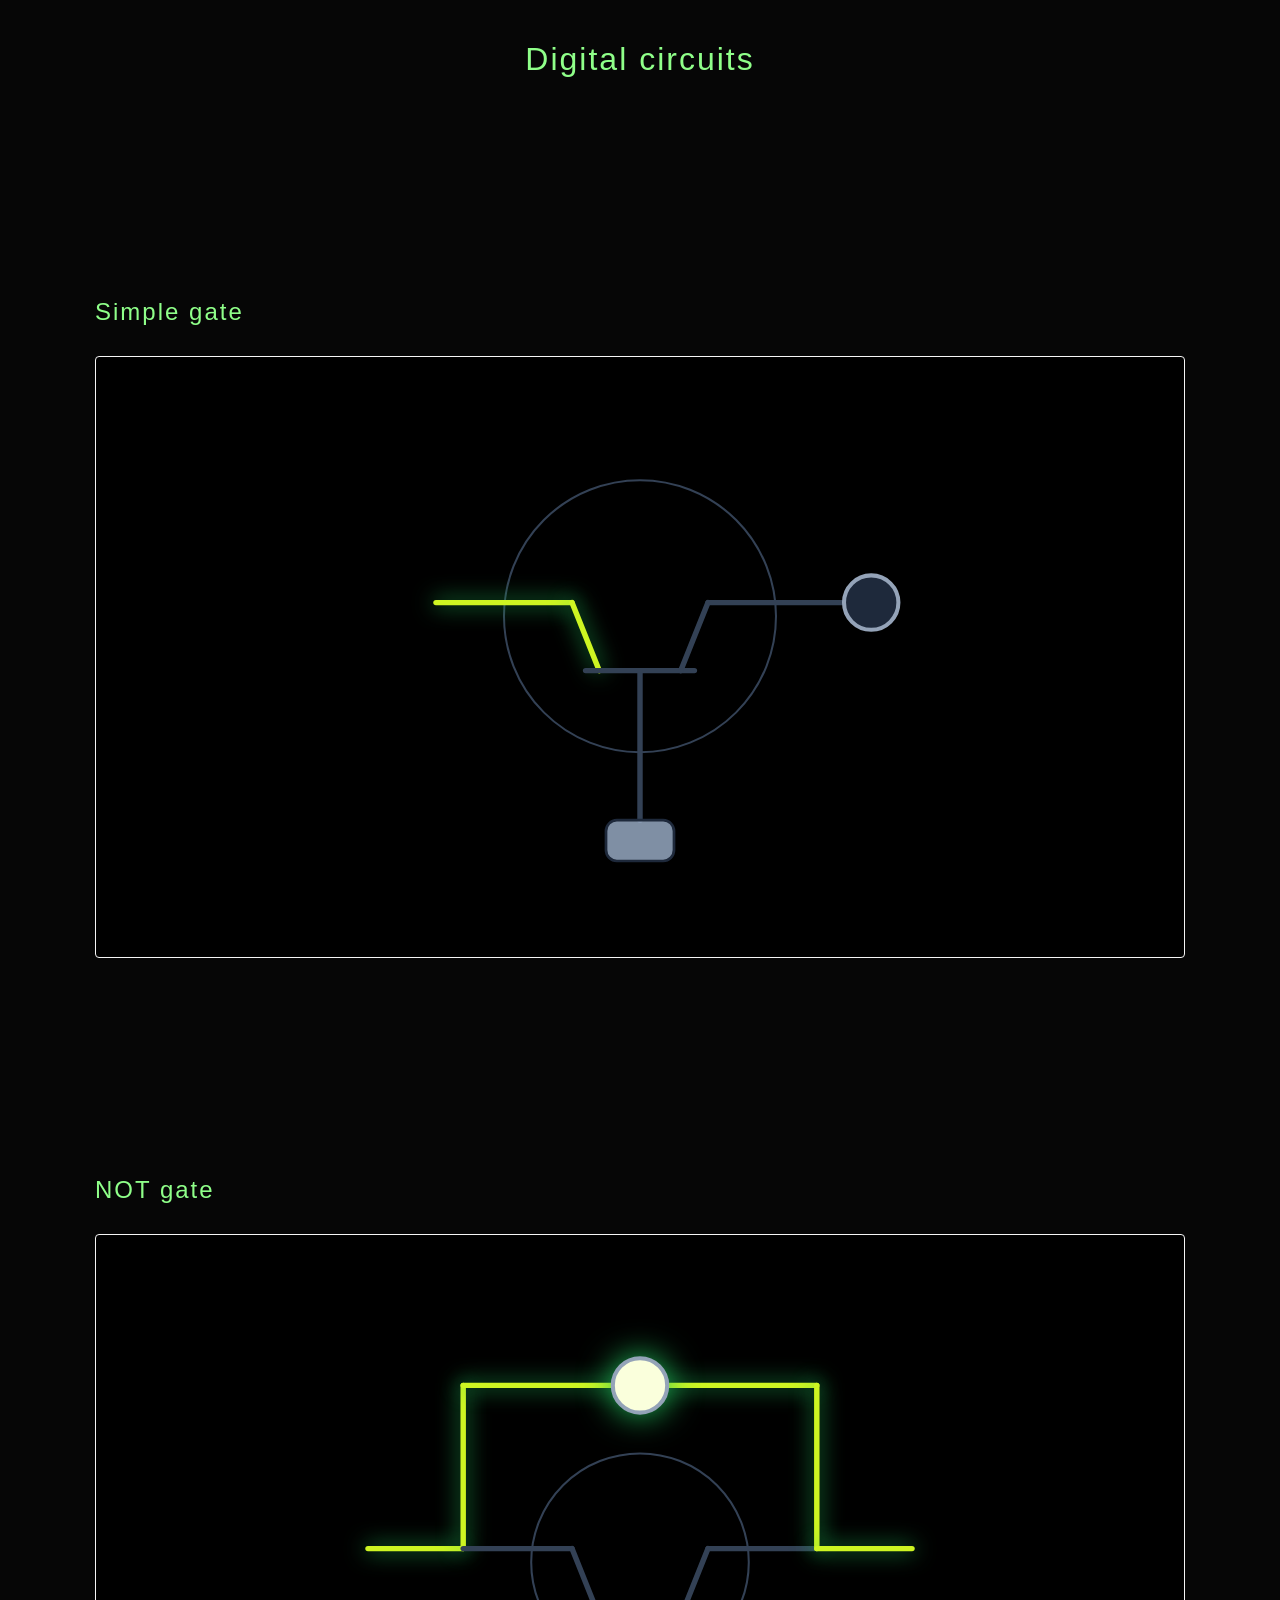
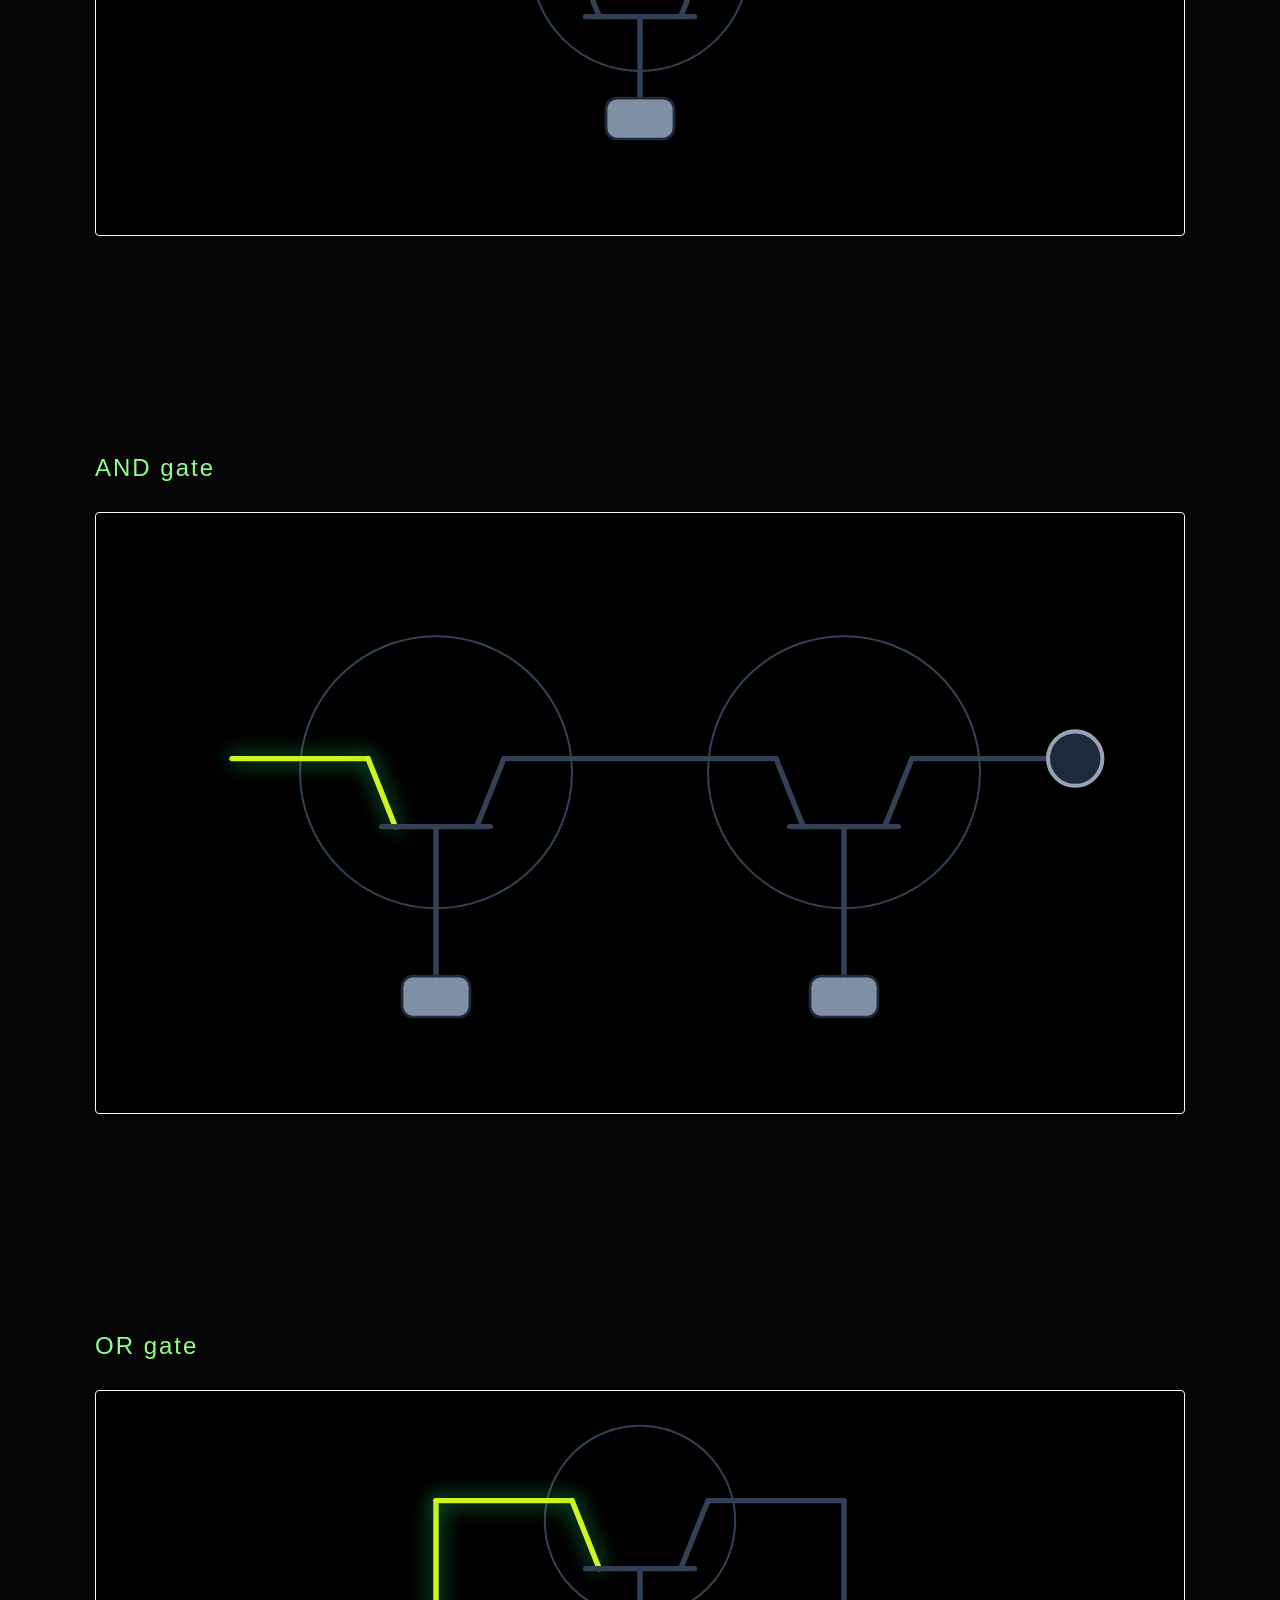
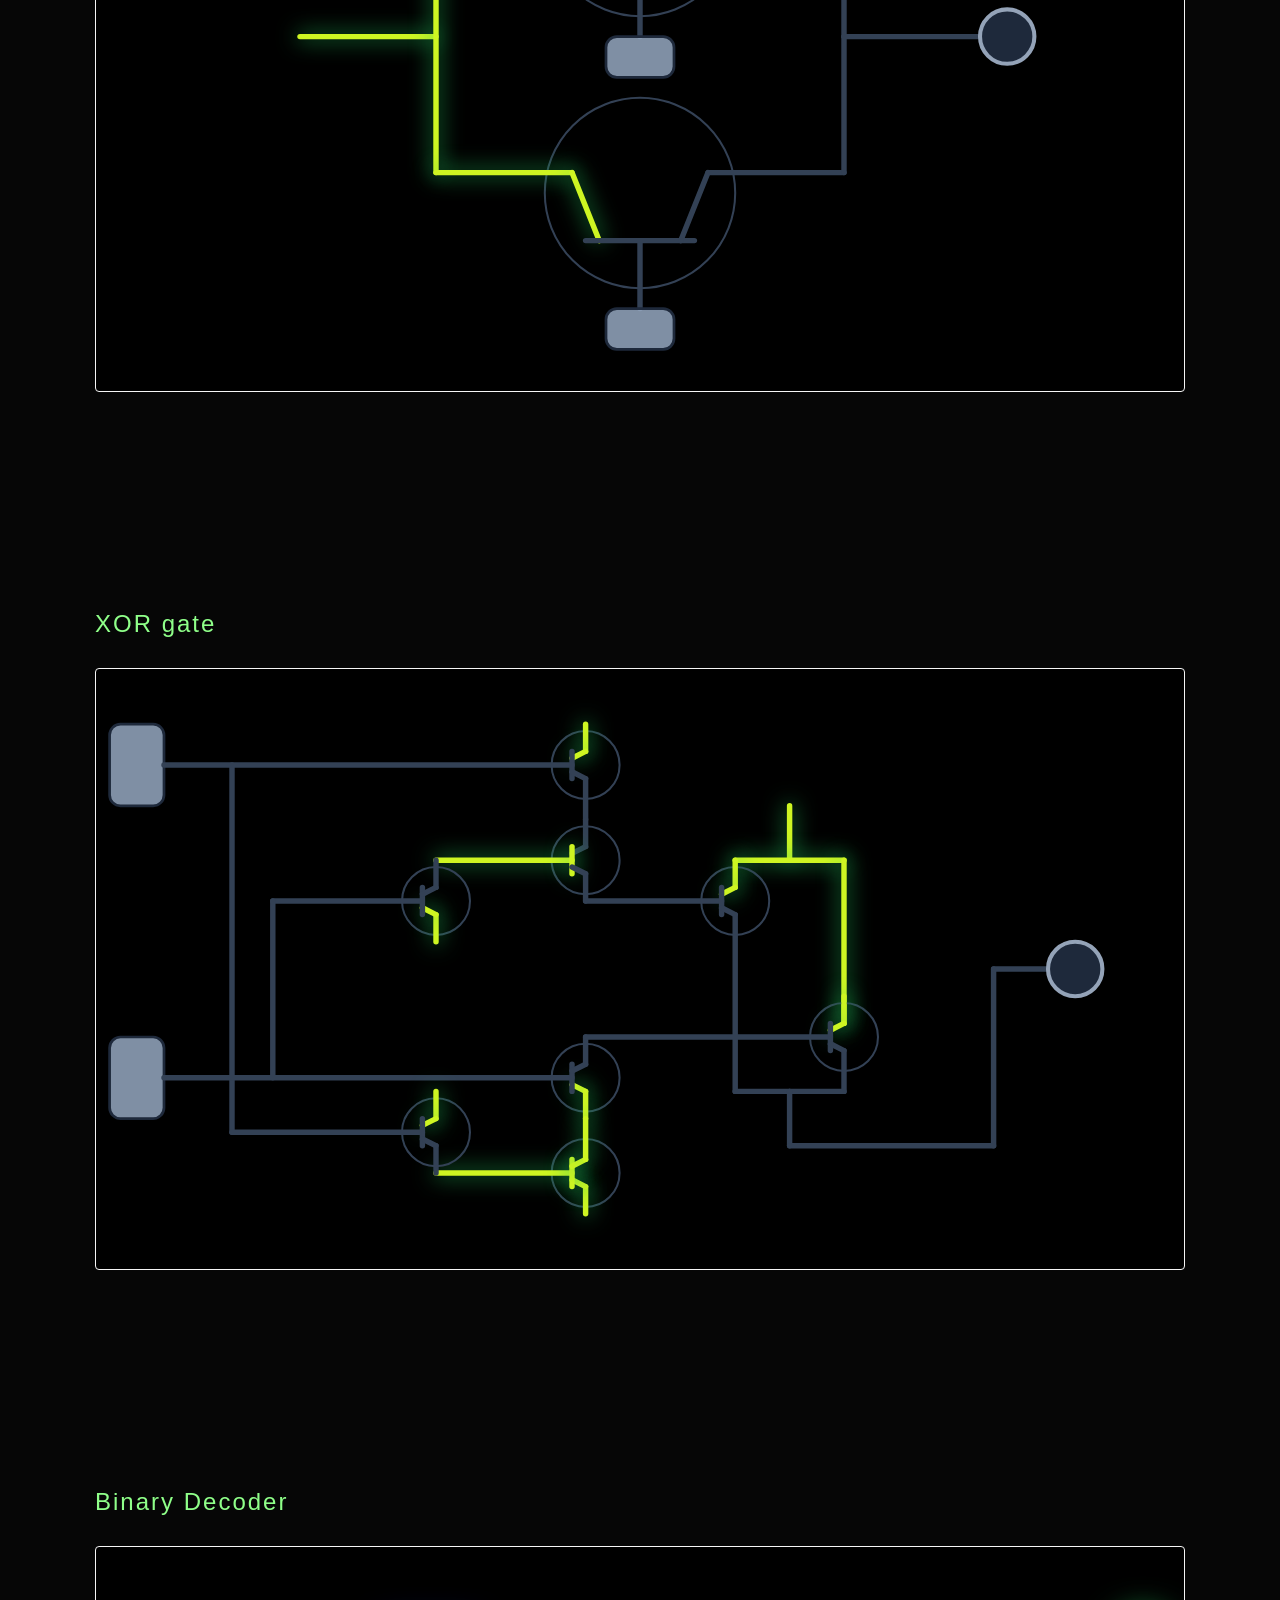
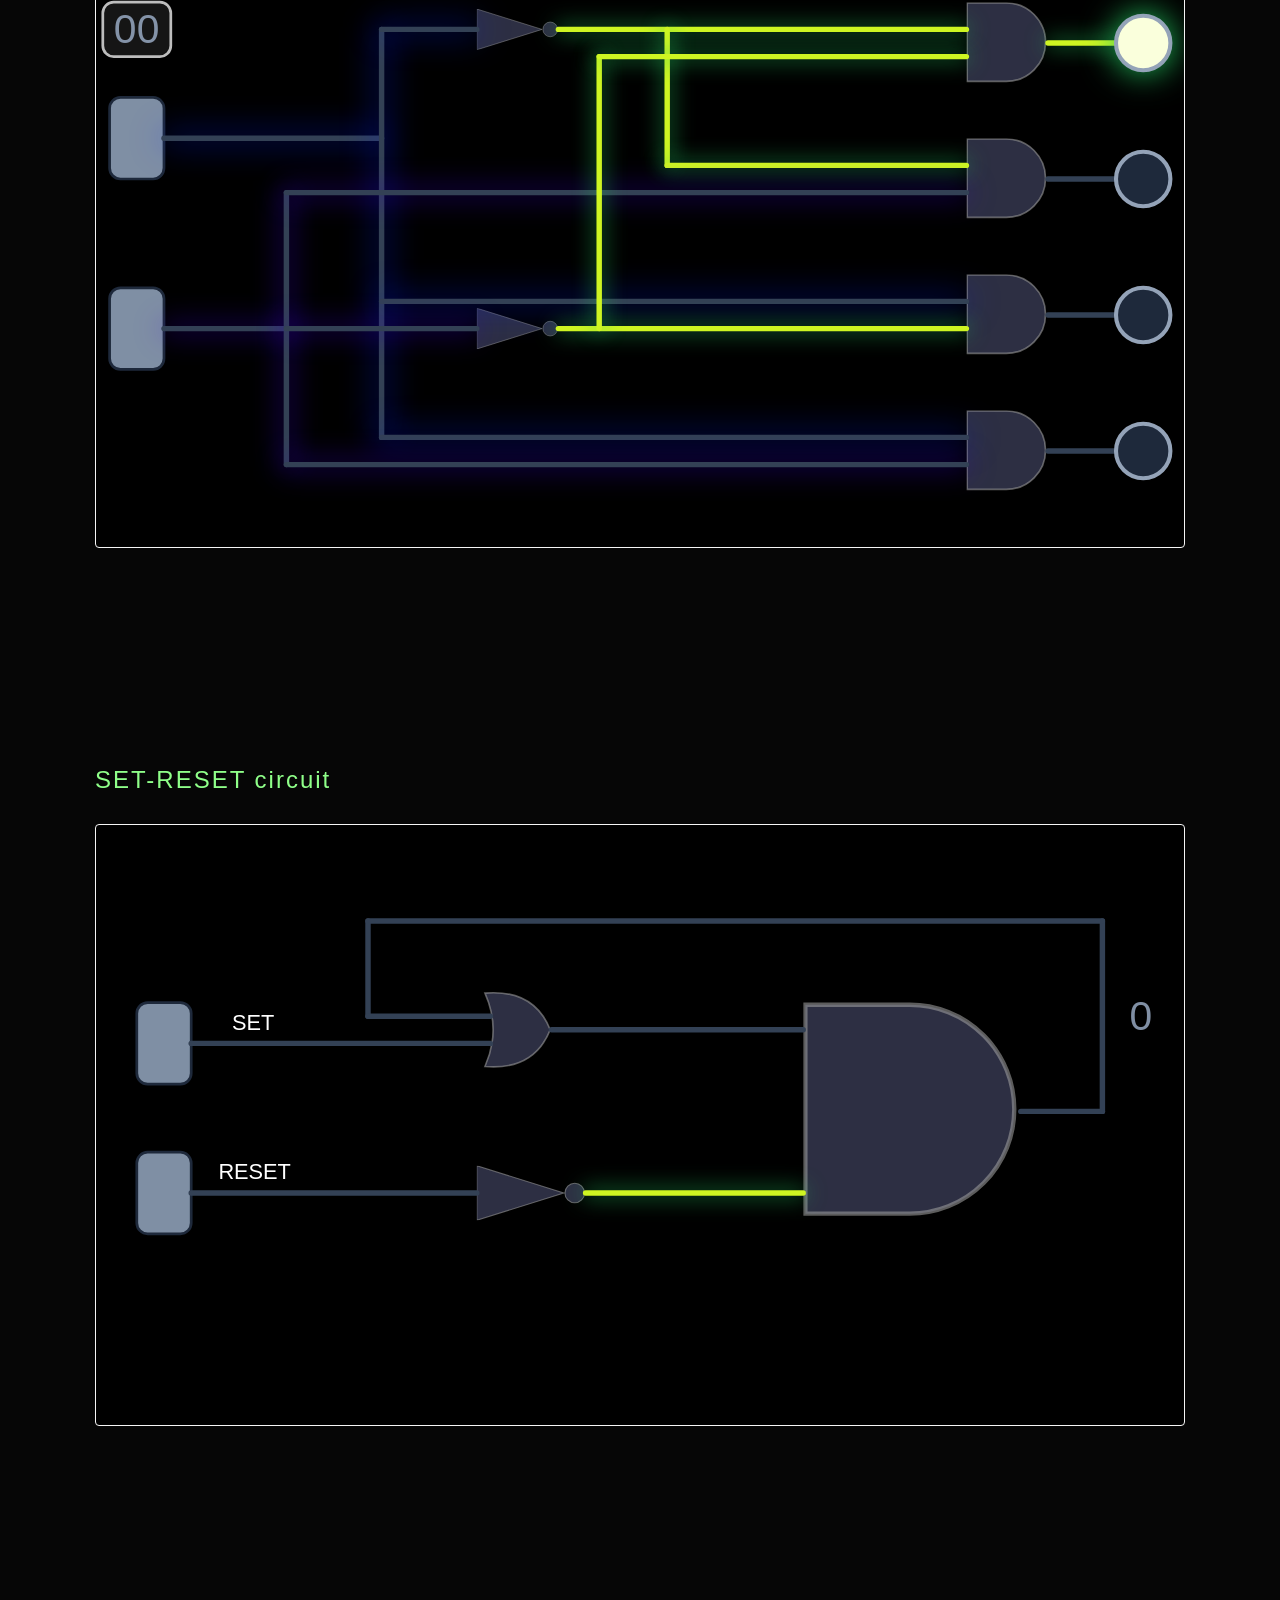
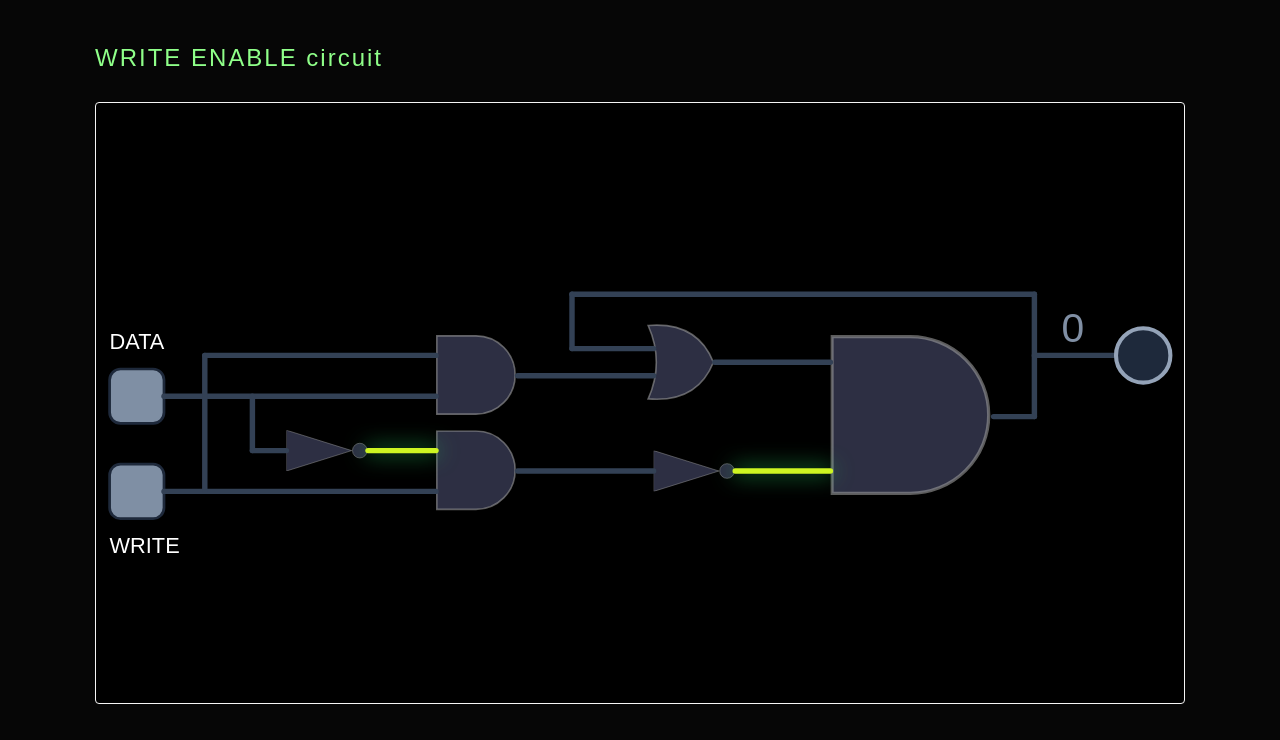
<file: index.html>
<!DOCTYPE html>
<html lang="en">

<head>
    <meta charset="UTF-8">
    <link rel="stylesheet" href="circuit.css" />
    <title>Circuits</title>
</head>

<body>
    <h1>Digital circuits</h1>
    
    <div id="content">

        <h2>Simple gate</h2>

        <svg viewBox="0 0 800 400">

            <circle class="tcircle" cx="400" cy="170" r="100"/>

            <line id="wireA0" class="wire active" x1="250" y1="160" x2="350" y2="160"/>
            <line id="wireA0_2" class="wire active" x1="350" y1="160" x2="370" y2="210"/>

            <line id="wireB0" class="wire" x1="400" y1="210" x2="400" y2="320"/>
            <line id="wireB0_2" class="wire" x1="360" y1="210" x2="440" y2="210"/>

            <line id="wireOutA0" class="wire" x1="450" y1="160" x2="430" y2="210"/>
            <line id="wireOutA0_2" class="wire" x1="450" y1="160" x2="550" y2="160"/>

            <rect id="switchA0" class="switch" x="375" y="320" width="50" height="30" rx="8"/>
            
            <circle id="lamp0" class="lamp" cx="570" cy="160" r="20"/>

        </svg>

        <h2>NOT gate</h2>

        <svg viewBox="0 0 800 400">

            <line id="wireSourceA1" class="wire active" x1="200" y1="210" x2="270" y2="210"/>

            <line id="wireSourceB1" class="wire active" x1="270" y1="210" x2="270" y2="90"/>
            <line id="wireSourceB1_2" class="wire active" x1="270" y1="90" x2="400" y2="90"/>


            <circle class="tcircle" cx="400" cy="220" r="80"/>

            <line id="wireA1" class="wire" x1="270" y1="210" x2="350" y2="210"/>
            <line id="wireA1_2" class="wire" x1="350" y1="210" x2="370" y2="260"/>

            <line id="wireB1" class="wire" x1="400" y1="260" x2="400" y2="320"/>
            <line id="wireB1_2" class="wire" x1="360" y1="260" x2="440" y2="260"/>

            <line id="wireOutA1" class="wire" x1="450" y1="210" x2="430" y2="260"/>
            <line id="wireOutA1_2" class="wire" x1="450" y1="210" x2="530" y2="210"/>

            <rect id="switchA1" class="switch" x="375" y="320" width="50" height="30" rx="8"/>


            <line id="wireOutB1" class="wire active" x1="400" y1="90" x2="530" y2="90"/>
            <line id="wireOutB1_2" class="wire active" x1="530" y1="90" x2="530" y2="210"/>

            <line id="wireOutC1" class="wire active" x1="530" y1="210" x2="600" y2="210"/>

            <circle id="lamp1" class="lamp on" cx="400" cy="90" r="20"/>

        </svg>

        <h2>AND gate</h2>

        <svg viewBox="0 0 800 400">

            <circle class="tcircle" cx="250" cy="170" r="100"/>

            <line id="wireA2" class="wire active" x1="100" y1="160" x2="200" y2="160"/>
            <line id="wireA2_2" class="wire active" x1="200" y1="160" x2="220" y2="210"/>

            <line id="wireB2" class="wire" x1="250" y1="210" x2="250" y2="320"/>
            <line id="wireB2_2" class="wire" x1="210" y1="210" x2="290" y2="210"/>

            <line id="wireOutA2" class="wire" x1="300" y1="160" x2="280" y2="210"/>
            <line id="wireOutA2_2" class="wire" x1="300" y1="160" x2="400" y2="160"/>

            <rect id="switchA2" class="switch" x="225" y="320" width="50" height="30" rx="8"/>

            
            <circle class="tcircle" cx="550" cy="170" r="100"/>

            <line id="wireC2" class="wire" x1="400" y1="160" x2="500" y2="160"/>
            <line id="wireC2_2" class="wire" x1="500" y1="160" x2="520" y2="210"/>

            <line id="wireD2" class="wire" x1="550" y1="210" x2="550" y2="320"/>
            <line id="wireD2_2" class="wire" x1="510" y1="210" x2="590" y2="210"/>

            <line id="wireOutB2" class="wire" x1="600" y1="160" x2="580" y2="210"/>
            <line id="wireOutB2_2" class="wire" x1="600" y1="160" x2="700" y2="160"/>

            <rect id="switchB2" class="switch" x="525" y="320" width="50" height="30" rx="8"/>
            
            <circle id="lamp2" class="lamp" cx="720" cy="160" r="20"/>

        </svg>

        <h2>OR gate</h2>

        <svg viewBox="0 0 800 400">

            <line id="wireSourceA3" class="wire active" x1="150" y1="160" x2="250" y2="160"/>
            <line id="wireSourceA3_2" class="wire active" x1="250" y1="60" x2="250" y2="260"/>


            <circle class="tcircle" cx="400" cy="75" r="70"/>

            <line id="wireA3" class="wire active" x1="250" y1="60" x2="350" y2="60"/>
            <line id="wireA3_2" class="wire active" x1="350" y1="60" x2="370" y2="110"/>

            <line id="wireB3" class="wire" x1="400" y1="110" x2="400" y2="160"/>
            <line id="wireB3_2" class="wire" x1="360" y1="110" x2="440" y2="110"/>

            <line id="wireOutA3" class="wire" x1="450" y1="60" x2="430" y2="110"/>
            <line id="wireOutA3_2" class="wire" x1="450" y1="60" x2="550" y2="60"/>

            <rect id="switchA3" class="switch" x="375" y="160" width="50" height="30" rx="8"/>


            <circle class="tcircle" cx="400" cy="275" r="70"/>

            <line id="wireC3" class="wire active" x1="250" y1="260" x2="350" y2="260"/>
            <line id="wireC3_2" class="wire active" x1="350" y1="260" x2="370" y2="310"/>

            <line id="wireD3" class="wire" x1="400" y1="310" x2="400" y2="360"/>
            <line id="wireD3_2" class="wire" x1="360" y1="310" x2="440" y2="310"/>

            <line id="wireOutB3" class="wire" x1="450" y1="260" x2="430" y2="310"/>
            <line id="wireOutB3_2" class="wire" x1="450" y1="260" x2="550" y2="260"/>

            <rect id="switchB3" class="switch" x="375" y="360" width="50" height="30" rx="8"/>


            <line id="wireOutC3_top" class="wire" x1="550" y1="60"  x2="550" y2="160"/>
            <line id="wireOutC3_bot" class="wire" x1="550" y1="160" x2="550" y2="260"/> 

            <line id="wireOutC3_2" class="wire" x1="550" y1="160" x2="650" y2="160"/>
            
            <circle id="lamp3" class="lamp" cx="670" cy="160" r="20"/>

        </svg>

        <h2>XOR gate</h2>

        <svg viewBox="0 0 800 400">

            <line id="wireSourceA4" class="wire active" x1="510" y1="80" x2="510" y2="120"/>

            <line id="wireSourceB4" class="wire active" x1="470" y1="120" x2="550" y2="120"/>
            <line id="wireSourceB4_2" class="wire active" x1="550" y1="120" x2="550" y2="240"/>


            <rect id="switchA4" class="switch" x="10" y="20" width="40" height="60" rx="8"/>

            <line id="wireConnectorA4" class="wire" x1="100" y1="50" x2="100" y2="320"/>

            <circle class="tcircle" cx="360" cy="50" r="25"/>

            <line id="wireA4" class="wire active" x1="360" y1="20" x2="360" y2="40"/>
            <line id="wireA4_2" class="wire active" x1="360" y1="40" x2="350" y2="45"/>

            <line id="wireB4" class="wire" x1="50" y1="50" x2="350" y2="50"/>
            <line id="wireB4_2" class="wire" x1="350" y1="40" x2="350" y2="60"/>

            <line id="wireOutA4" class="wire" x1="360" y1="60" x2="350" y2="55"/>
            <line id="wireOutA4_2" class="wire" x1="360" y1="60" x2="360" y2="90"/>


            <circle class="tcircle" cx="360" cy="120" r="25"/>

            <line id="wireC4" class="wire" x1="360" y1="90" x2="360" y2="110"/>
            <line id="wireC4_2" class="wire" x1="360" y1="110" x2="350" y2="115"/>

            <line id="wireD4" class="wire active" x1="250" y1="120" x2="350" y2="120"/>
            <line id="wireD4_2" class="wire active" x1="350" y1="110" x2="350" y2="130"/>

            <line id="wireOutB4" class="wire" x1="360" y1="130" x2="350" y2="125"/>
            <line id="wireOutB4_2" class="wire" x1="360" y1="130" x2="360" y2="150"/> 


            <circle class="tcircle" cx="250" cy="150" r="25"/>

            <line id="wireE4" class="wire active" x1="250" y1="160" x2="250" y2="180"/>
            <line id="wireE4_2" class="wire active" x1="250" y1="160" x2="240" y2="155"/>

            <line id="wireF4" class="wire" x1="130" y1="150" x2="240" y2="150"/>
            <line id="wireF4_2" class="wire" x1="240" y1="140" x2="240" y2="160"/>

            <line id="wireOutC4" class="wire" x1="250" y1="140" x2="240" y2="145"/>
            <line id="wireOutC4_2" class="wire" x1="250" y1="120" x2="250" y2="140"/>


            <circle class="tcircle" cx="470" cy="150" r="25"/>

            <line id="wireG4" class="wire active" x1="470" y1="120" x2="470" y2="140"/>
            <line id="wireG4_2" class="wire active" x1="470" y1="140" x2="460" y2="145"/>

            <line id="wireH4" class="wire" x1="360" y1="150" x2="460" y2="150"/>
            <line id="wireH4_2" class="wire" x1="460" y1="140" x2="460" y2="160"/>

            <line id="wireOutD4" class="wire" x1="470" y1="160" x2="460" y2="155"/>
            <line id="wireOutD4_2" class="wire" x1="470" y1="160" x2="470" y2="290"/>



            <rect id="switchB4" class="switch" x="10" y="250" width="40" height="60" rx="8"/>

            <line id="wireConnectorB4" class="wire" x1="130" y1="280" x2="130" y2="150"/>

            <circle class="tcircle" cx="360" cy="280" r="25"/>

            <line id="wireI4" class="wire active" x1="360" y1="290" x2="350" y2="285"/>
            <line id="wireI4_2" class="wire active" x1="360" y1="290" x2="360" y2="310"/>

            <line id="wireJ4" class="wire" x1="50" y1="280" x2="350" y2="280"/>
            <line id="wireJ4_2" class="wire" x1="350" y1="270" x2="350" y2="290"/>

            <line id="wireOutE4" class="wire" x1="360" y1="270" x2="350" y2="275"/>
            <line id="wireOutE4_2" class="wire" x1="360" y1="250" x2="360" y2="270"/>


            <circle class="tcircle" cx="360" cy="350" r="25"/>

            <line id="wireK4" class="wire active" x1="360" y1="360" x2="360" y2="380"/>
            <line id="wireK4_2" class="wire active" x1="360" y1="360" x2="350" y2="355"/>

            <line id="wireL4" class="wire active" x1="250" y1="350" x2="350" y2="350"/>
            <line id="wireL4_2" class="wire active" x1="350" y1="340" x2="350" y2="360"/>

            <line id="wireOutF4" class="wire active" x1="360" y1="340" x2="350" y2="345"/>
            <line id="wireOutF4_2" class="wire active" x1="360" y1="310" x2="360" y2="340"/>


            <circle class="tcircle" cx="250" cy="320" r="25"/>

            <line id="wireM4" class="wire active" x1="250" y1="290" x2="250" y2="310"/>
            <line id="wireM4_2" class="wire active" x1="250" y1="310" x2="240" y2="315"/>

            <line id="wireN4" class="wire" x1="100" y1="320" x2="240" y2="320"/>
            <line id="wireN4_2" class="wire" x1="240" y1="310" x2="240" y2="330"/>

            <line id="wireOutG4" class="wire" x1="250" y1="330" x2="240" y2="325"/>
            <line id="wireOutG4_2" class="wire" x1="250" y1="330" x2="250" y2="350"/>

           
            <circle class="tcircle" cx="550" cy="250" r="25"/>

            <line id="wireO4" class="wire active" x1="550" y1="220" x2="550" y2="240"/>
            <line id="wireO4_2" class="wire active" x1="550" y1="240" x2="540" y2="245"/>

            <line id="wireP4" class="wire" x1="360" y1="250" x2="540" y2="250"/>
            <line id="wireP4_2" class="wire" x1="540" y1="240" x2="540" y2="260"/>

            <line id="wireOutH4" class="wire" x1="550" y1="260" x2="540" y2="255"/>
            <line id="wireOutH4_2" class="wire" x1="550" y1="260" x2="550" y2="290"/>


            <line id="wireOutI4" class="wire" x1="470" y1="290" x2="510" y2="290"/>
            <line id="wireOutI4_2" class="wire" x1="510" y1="290" x2="550" y2="290"/>
            <line id="wireOutI4_3" class="wire" x1="510" y1="290" x2="510" y2="330"/>

            <line id="wireOutJ4" class="wire" x1="510" y1="330" x2="660" y2="330"/>
            <line id="wireOutJ4_2" class="wire" x1="660" y1="330" x2="660" y2="200"/>
            <line id="wireOutJ4_3" class="wire" x1="660" y1="200" x2="710" y2="200"/>

            <circle id="lamp4" class="lamp" cx="720" cy="200" r="20"/>

        </svg>

        <h2>Binary Decoder</h2>

        <svg viewBox="0 0 800 400">

            <defs>

                <symbol id="not_gate" viewBox="0 0 200 100">
                    <polygon points="0,0 0,100 160,50" class="gate"/>
                    <circle cx="180" cy="50" r="18" class="gate"/>
                </symbol>

                <symbol id="and_gate" viewBox="-1 -1 100 100">
                    <path d="M0 0 L48 0 A48 48 0 0 1 48 96 L0 96 Z" class="gate"/>
                </symbol>

                <symbol id="or_gate" viewBox="0 0 100 100">
                    <path d="M10,5 Q30,50 10,95 Q70,100 90,50 Q70,0 10,5 Z" class="gate"/>
                </symbol>

            </defs>

            <rect id="Textbox5" class="txtbox" x="5" y="20" width="50" height="40" rx="8"/>
            <text id="NumA5" class="res_txt" x="13" y="50">0</text>
            <text id="NumB5" class="res_txt" x="30" y="50">0</text>

            <rect id="switchP5" class="switch" x="10" y="90" width="40" height="60" rx="8"/>
            <rect id="switchQ5" class="switch" x="10" y="230" width="40" height="60" rx="8"/>


            <use href="#and_gate" x="640" y="20" width="60" height="60"/>
            <use href="#and_gate" x="640" y="120" width="60" height="60"/>
            <use href="#and_gate" x="640" y="220" width="60" height="60"/>
            <use href="#and_gate" x="640" y="320" width="60" height="60"/>

            <use href="#not_gate" x="280" y="25" width="60" height="30"/>
            <use href="#not_gate" x="280" y="245" width="60" height="30"/>


            <line id="wireP5" class="wire p" x1="50" y1="120" x2="210" y2="120"/>

            <line id="wireP5_2" class="wire p" x1="210" y1="40" x2="210" y2="340"/>

            <line id="wireInP5" class="wire p" x1="210" y1="40" x2="280" y2="40"/>

            <line id="wireInP5_2" class="wire p" x1="210" y1="240" x2="640" y2="240"/>

            <line id="wireInP5_3" class="wire p" x1="210" y1="340" x2="640" y2="340"/>

            <line id="wireInN1P5" class="wire np active" x1="340" y1="40" x2="640" y2="40"/>

            <line id="wireInN2P5" class="wire np active" x1="420" y1="40" x2="420" y2="140"/>

            <line id="wireInN2P5_2" class="wire np active" x1="420" y1="140" x2="640" y2="140"/>


            <line id="wireQ5" class="wire q" x1="50" y1="260" x2="140" y2="260"/>

            <line id="wireQ5_2" class="wire q" x1="140" y1="160" x2="140" y2="360"/>

            <line id="wireInQ5" class="wire q" x1="140" y1="160" x2="640" y2="160"/>

            <line id="wireInQ5_2" class="wire q" x1="140" y1="260" x2="280" y2="260"/>

            <line id="wireInQ5_3" class="wire q" x1="140" y1="360" x2="640" y2="360"/>

            <line id="wireInN1Q5" class="wire nq active" x1="340" y1="260" x2="640" y2="260"/>

            <line id="wireInN2Q5" class="wire nq active" x1="370" y1="260" x2="370" y2="60"/>

            <line id="wireInN2Q5_2" class="wire nq active" x1="370" y1="60" x2="640" y2="60"/>


            <line id="wireOutA5" class="wire active" x1="700" y1="50" x2="750" y2="50"/>
            <line id="wireOutB5" class="wire" x1="700" y1="150" x2="750" y2="150"/>
            <line id="wireOutC5" class="wire" x1="700" y1="250" x2="750" y2="250"/>
            <line id="wireOutD5" class="wire" x1="700" y1="350" x2="750" y2="350"/>

            <circle id="lampA5" class="lamp on" cx="770" cy="50" r="20"/>
            <circle id="lampB5" class="lamp" cx="770" cy="150" r="20"/>
            <circle id="lampC5" class="lamp" cx="770" cy="250" r="20"/>
            <circle id="lampD5" class="lamp" cx="770" cy="350" r="20"/>
        </svg>

        <h2>SET-RESET circuit</h2>

        <svg viewBox="0 0 800 400">

            <rect id="switchA6" class="switch" x="30" y="110" width="40" height="60" rx="8" />
            <text x="100" y="130">SET</text>

            <rect id="switchB6" class="switch" x="30" y="220" width="40" height="60" rx="8"/>
            <text x="90" y="240">RESET</text>


            <use href="#or_gate" x="280" y="100" width="60" height="60"/>

            <use href="#not_gate" x="280" y="230" width="80" height="40"/>

            <use href="#and_gate" x="520" y="90" width="160" height="200"/>


            <line id="wireA6" class="wire" x1="70" y1="140" x2="290" y2="140"/>
            <line id="wireB6" class="wire" x1="70" y1="250" x2="280" y2="250"/>

            <line id="wireOutA6" class="wire" x1="335" y1="130" x2="520" y2="130"/>
            <line id="wireOutB6" class="wire active" x1="360" y1="250" x2="520" y2="250"/>

            <line id="wireOutX6" class="wire" x1="680" y1="190" x2="740" y2="190"/>

            <text id="Out6" class="res_txt" x="760" y="130">0</text>
            <line id="wireOutX6_2" class="wire" x1="740" y1="190" x2="740" y2="50"/>
            <line id="wireOutX6_3" class="wire" x1="740" y1="50" x2="200" y2="50"/>
            <line id="wireOutX6_4" class="wire" x1="200" y1="50" x2="200" y2="120"/>

            <line id="wireInNOut6" class="wire" x1="200" y1="120" x2="290" y2="120"/>

        </svg>

        <h2>WRITE ENABLE circuit</h2>

        <svg viewBox="0 0 800 400">

            <rect id="switchA7" class="switch" x="10" y="175" width="40" height="40" rx="8" />
            <text x="10" y="160">DATA</text>

            <rect id="switchB7" class="switch" x="10" y="245" width="40" height="40" rx="8"/>
            <text x="10" y="310">WRITE</text>


            <use href="#not_gate" x="140" y="220" width="60" height="30"/>

            <use href="#and_gate" x="250" y="150" width="60" height="60"/>
            <use href="#and_gate" x="250" y="220" width="60" height="60"/>

            <use href="#or_gate" x="400" y="140" width="60" height="60"/>
            <use href="#not_gate" x="410" y="235" width="60" height="30"/>
            <use href="#and_gate" x="540" y="150" width="120" height="120"/>


            <line id="wireA7" class="wire" x1="50" y1="195" x2="250" y2="195"/>
            <line id="wireB7" class="wire" x1="50" y1="265" x2="250" y2="265"/>

            <line id="wireConnA7" class="wire" x1="115" y1="195" x2="115" y2="235"/>
            <line id="wireConnA7_2" class="wire" x1="115" y1="235" x2="140" y2="235"/>

            <line id="wireConnB7" class="wire" x1="80" y1="265" x2="80" y2="165"/>
            <line id="wireConnB7_2" class="wire" x1="80" y1="165" x2="250" y2="165"/>


            <line id="wireOutNA7" class="wire active" x1="200" y1="235" x2="250" y2="235"/>

            <line id="wireOutA7" class="wire" x1="310" y1="180" x2="410" y2="180"/>
            <line id="wireOutB7" class="wire" x1="310" y1="250" x2="410" y2="250"/>

            <line id="wireOutC7" class="wire" x1="455" y1="170" x2="540" y2="170"/>
            <line id="wireOutD7" class="wire active" x1="470" y1="250" x2="540" y2="250"/>

            <line id="wireOutX7" class="wire" x1="660" y1="210" x2="690" y2="210"/>

            <line id="wireOutX7_2" class="wire" x1="690" y1="210" x2="690" y2="120"/>
            <line id="wireOutX7_3" class="wire" x1="690" y1="120" x2="350" y2="120"/>
            <line id="wireOutX7_4" class="wire" x1="350" y1="120" x2="350" y2="160"/>

            <line id="wireInNOut7" class="wire" x1="350" y1="160" x2="410" y2="160"/>


            <text id="Out7" class="res_txt" x="710" y="155">0</text>
            <line id="wireOut7" class="wire" x1="690" y1="165" x2="750" y2="165"/>
            <circle id="lamp7" class="lamp" cx="770" cy="165" r="20"/>

        </svg>

        <br>
        <br>

    </div>

    <script src="circuit.js"></script>
</body>

</html>
</file>
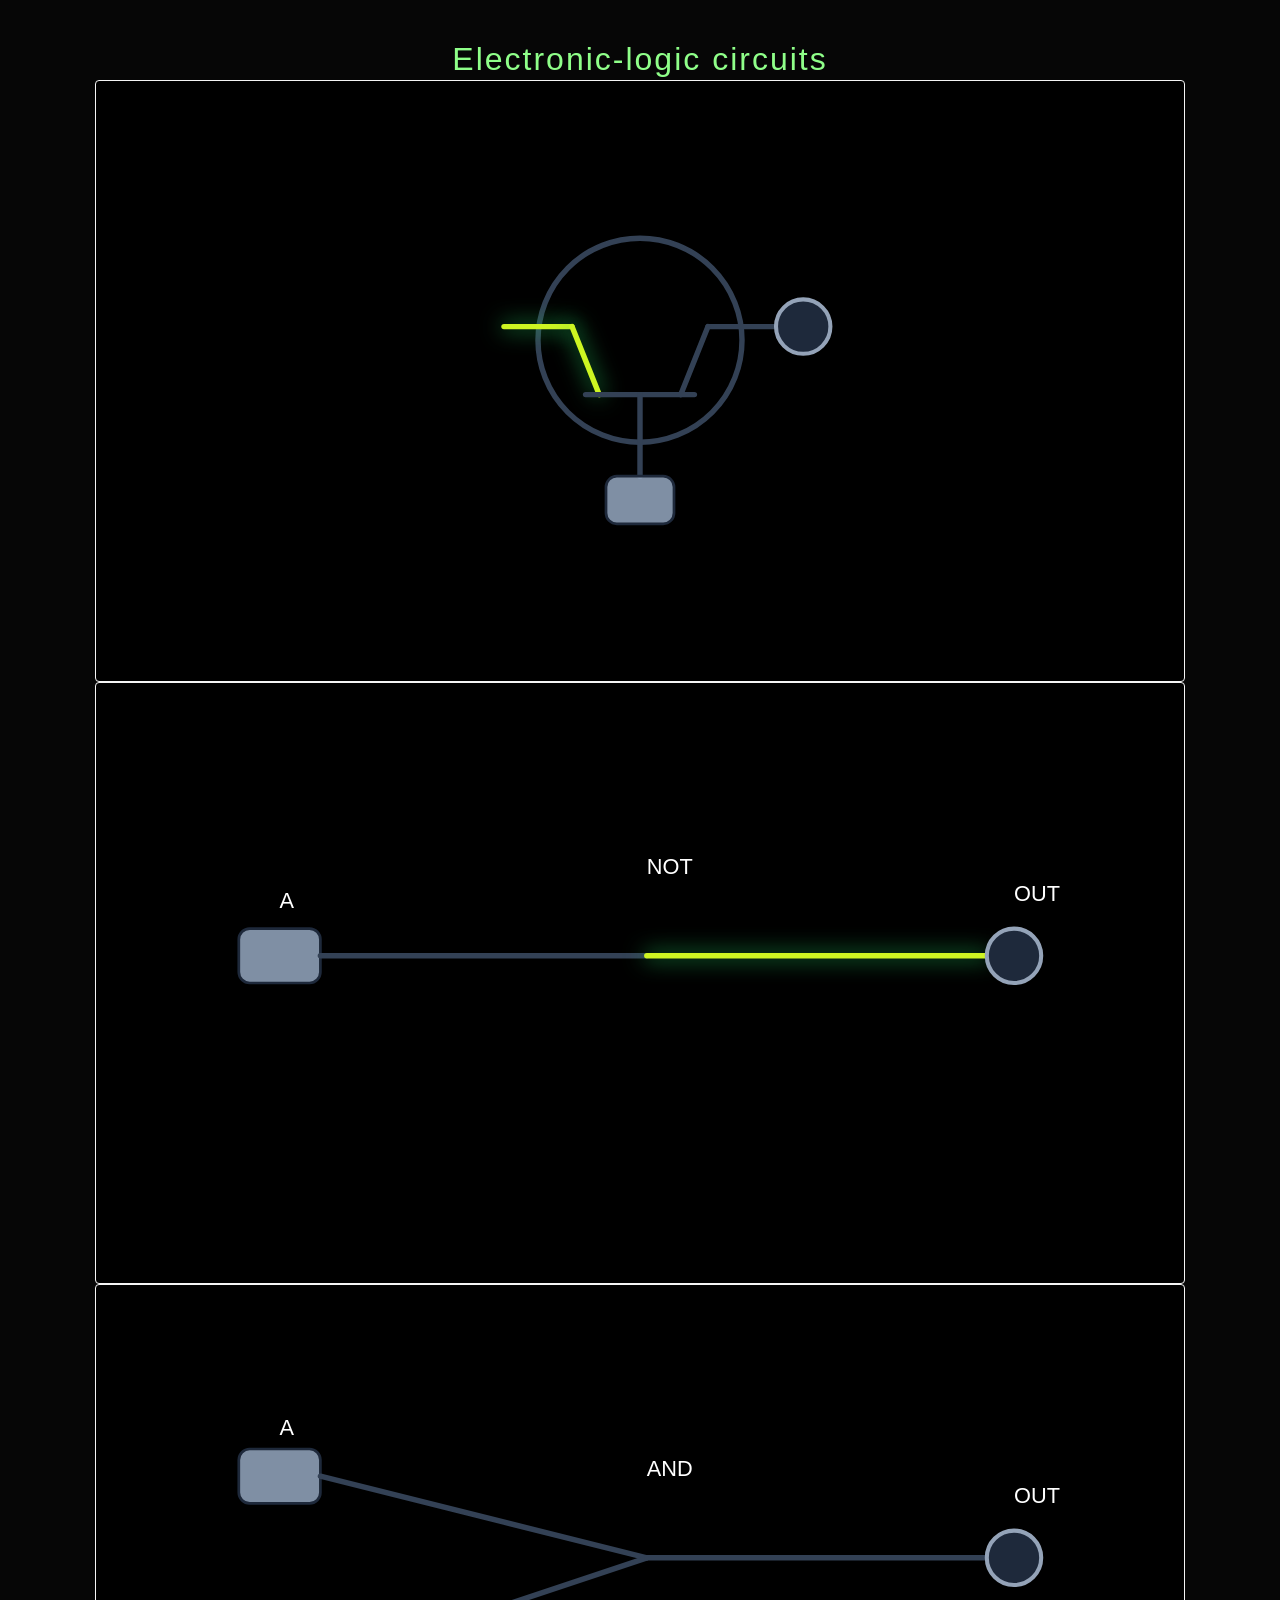
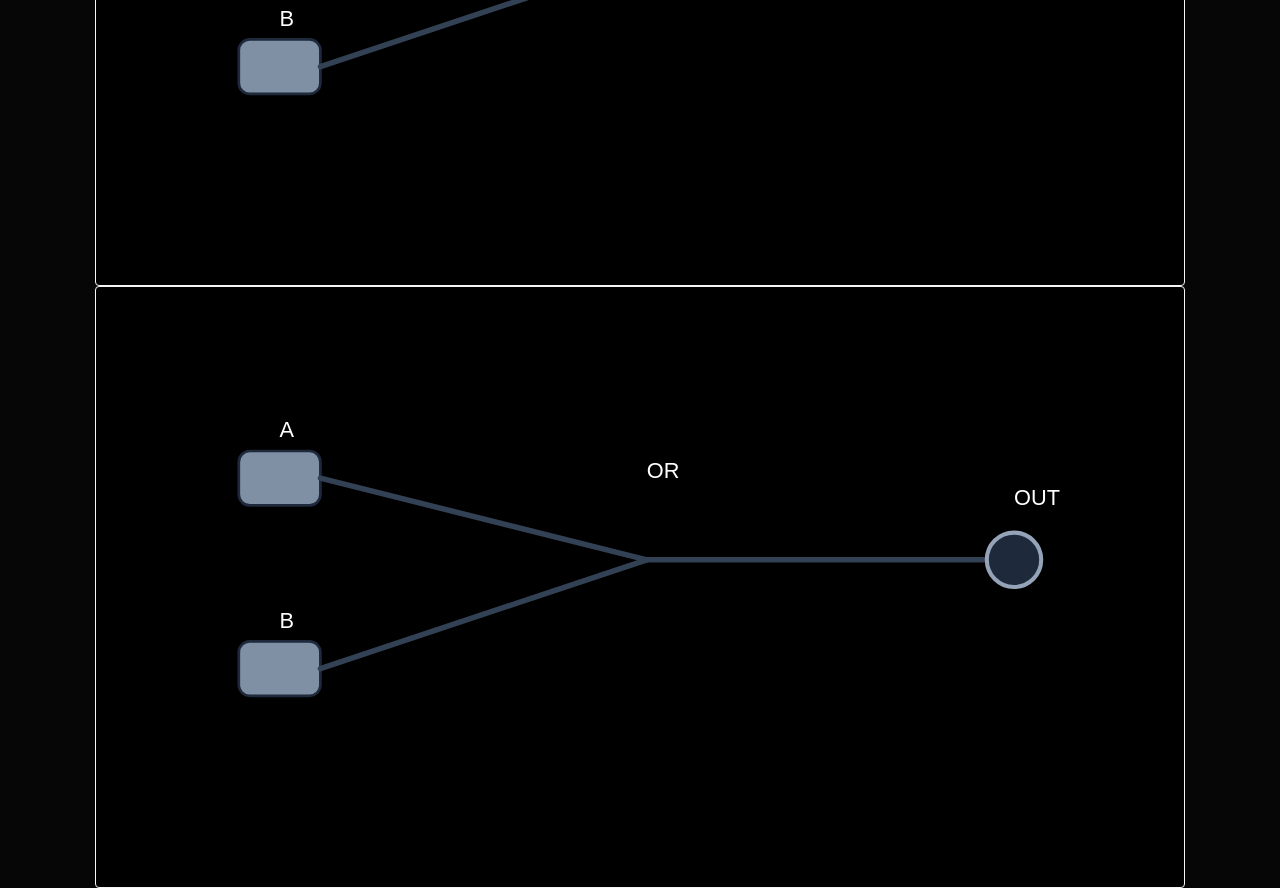
<file: circuit.html>
<!DOCTYPE html>
<html lang="en">

<head>
    <meta charset="UTF-8">
    <link rel="stylesheet" href="circuit.css" />
    <title>Circuits</title>
</head>

<body>
    <h1>Electronic-logic circuits</h1>
    
    <div id="content">

        <svg viewBox="0 0 800 400">

            <circle id="tcircle" class="wire" cx="400" cy="170" r="75" fill="none" stroke-width="2"/>

            <line id="wireB0" class="wire active" x1="300" y1="160" x2="350" y2="160"/>

            <line id="wireOut0_2" class="wire" x1="450" y1="160" x2="500" y2="160"/>

            <line id="wireB0_2" class="wire active" x1="350" y1="160" x2="370" y2="210"/>

            <line id="wireOut0" class="wire" x1="450" y1="160" x2="430" y2="210"/>

            <line id="wireA0_2" class="wire" x1="360" y1="210" x2="440" y2="210"/>

            <line id="wireA0" class="wire" x1="400" y1="210" x2="400" y2="270"/>

            <rect id="switchA0" class="switch" x="375" y="270" width="50" height="35" rx="8"/>
            
            <circle id="lamp0" class="lamp" cx="520" cy="160" r="20"/>

        </svg>

        <svg viewBox="0 0 800 400">

            <text x="405" y="120" text-anchor="middle">NOT</text>

            <rect id="switchA1" class="switch" x="105" y="160" width="60" height="40" rx="8"/>
            <text x="135" y="145" text-anchor="middle">A</text>

            <line id="wireA1" class="wire" x1="165" y1="180" x2="405" y2="180" />

            <line id="wireOut1" class="wire active" x1="405" y1="180" x2="655" y2="180" />
        
            <circle id="lamp1" class="lamp" cx="675" cy="180" r="20"/>
            <text x="675" y="140" text-anchor="middle">OUT</text>

        </svg>

        <svg viewBox="0 0 800 400">

            <text x="405" y="120" text-anchor="middle">AND</text>

            <rect id="switchA2" class="switch" x="105" y="100" width="60" height="40" rx="8"/>
            <text x="135" y="90" text-anchor="middle">A</text>
        
            <rect id="switchB2" class="switch" x="105" y="240" width="60" height="40" rx="8"/>
            <text x="135" y="230" text-anchor="middle">B</text>

            <line id="wireA2" class="wire" x1="165" y1="120" x2="405" y2="180" />
            <line id="wireB2" class="wire" x1="165" y1="260" x2="405" y2="180" />
        
            <line id="wireOut2" class="wire" x1="405" y1="180" x2="655" y2="180" />

            <circle id="lamp2" class="lamp" cx="675" cy="180" r="20"/>
            <text x="675" y="140" text-anchor="middle">OUT</text>

        </svg>

        <svg viewBox="0 0 800 400">

            <text x="405" y="120" text-anchor="middle">OR</text>

            <rect id="switchA3" class="switch" x="105" y="100" width="60" height="40" rx="8"/>
            <text x="135" y="90" text-anchor="middle">A</text>
        
            <rect id="switchB3" class="switch" x="105" y="240" width="60" height="40" rx="8"/>
            <text x="135" y="230" text-anchor="middle">B</text>

            <line id="wireA3" class="wire" x1="165" y1="120" x2="405" y2="180" />
            <line id="wireB3" class="wire" x1="165" y1="260" x2="405" y2="180" />
        
            <line id="wireOut3" class="wire" x1="405" y1="180" x2="655" y2="180" />

            <circle id="lamp3" class="lamp" cx="675" cy="180" r="20"/>
            <text x="675" y="140" text-anchor="middle">OUT</text>

        </svg>

    </div>

    <script src="circuit.js"></script>
</body>

</html>
</file>
<file: circuit.css>
body {
    margin: 0;
    background: #060606;
    color: #8fff89;
    font-family: Arial, sans-serif;
    display: flex;
    justify-content: center;
    align-items: center;
}

h1 {
    position: absolute;
    top: 20px;
    font-weight: 300;
    letter-spacing: 2px;
}

h2 {
    margin-top: 20%;
    margin-bottom: 30px;
    font-weight: 300;
    letter-spacing: 2px;
}

#content {
    display: flex;
    padding-top: 80px;
    flex-direction: column;
    gap: 10%;
}

svg {
    border: 1.5px whitesmoke solid;
    background-color: #000000;
    border-radius: 4px;
    display: block;
    width: 85vw;
    height: 600px;
}

.tcircle {
    stroke: #334155;
    stroke-width: 1.5;
    fill: none;
}


.wire {
    stroke: #334155;
    stroke-width: 4;
    stroke-linecap: round;
    fill: none;
    transition: stroke 0.3s;
}

.wire.p {
    filter: drop-shadow(0 0 12px #041dff);
}

.wire.q {
    filter: drop-shadow(0 0 10px #3600d8);
}

.wire.np {
    filter: drop-shadow(0 0 10px #ff0404);
}

.wire.nq {
    filter: drop-shadow(0 0 10px #ee6dff);
}

.wire.active {
    stroke: #cef522;
    filter: drop-shadow(0 0 8px #22c55e);
}

.gate {
    fill: #2d2f43;
    stroke: #99999999;
    stroke-width: 2;
}

.lamp {
    fill: #1e293b;
    stroke: #94a3b8;
    stroke-width: 3;
    transition: fill 0.3s, filter 0.3s;
}

.lamp.on {
    fill: #faffdc;
    filter: drop-shadow(0 0 12px #22c55e);
}

.switch {
    cursor: pointer;
    fill: #9eb1cbce;
    stroke: #1e293b;
    stroke-width: 2;
    transition: fill 0.3s;
}

.txtbox {
    cursor: none;
    fill: #151515;
    stroke: #bdbdbd;
    stroke-width: 2;
    transition: fill 0.3s;
}

.switch.on {
    fill: #b5ec9b;
}

svg text {
    fill: white;
    text-anchor: start;
    dominant-baseline: text-bottom;
    font-size: medium;
    user-select: none;
}

.res_txt {
    fill: #9eb1cbce;
    font-size: 30px;
}

.res_txt.active {
    fill: #cef522;
    filter: drop-shadow(0 0 8px #22c55e);
    font-size: 30px;
}

br {
    margin-bottom: 70px;
}
</file>
